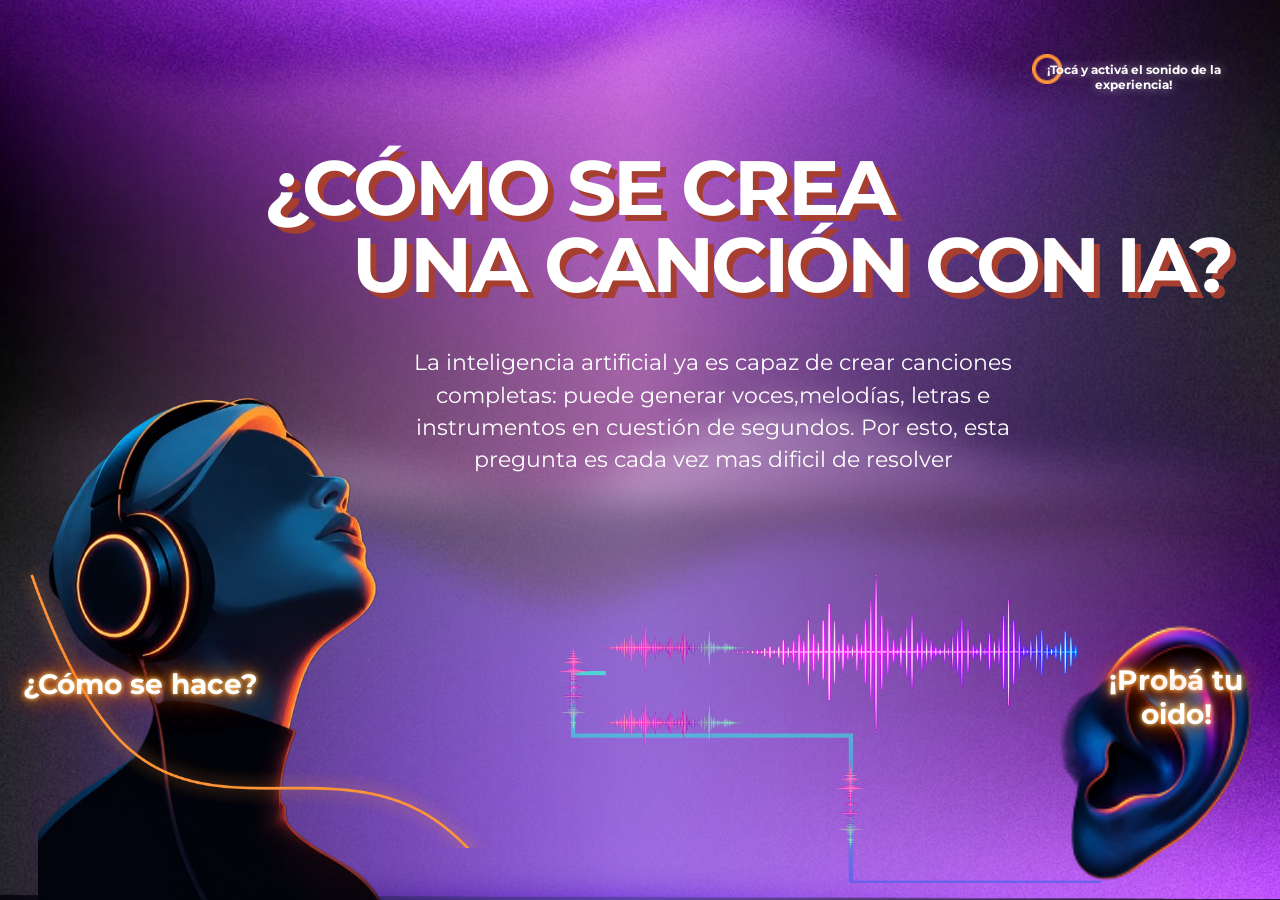
<file: index.html>
<!DOCTYPE html>
<html lang="es">
<head>
  <meta charset="UTF-8">
  <meta name="viewport" content="width=device-width, initial-scale=1.0">

  <title>Musica.ia</title>

  <link rel="preconnect" href="https://fonts.googleapis.com">
  <link rel="preconnect" href="https://fonts.gstatic.com" crossorigin>

  <link href="https://fonts.googleapis.com/css2?family=Jersey+10&family=Montserrat:wght@400;700;900&family=Press+Start+2P&display=swap" rel="stylesheet">

  <link rel="stylesheet" href="estilo.css">
</head>

<body>

  <canvas id="aurora" aria-hidden="true"></canvas>
  <audio id="musicaFondo" src="musica/Musica de fondo.wav" loop preload="auto"></audio>
  <main class="contenido">
    <img class="imagen-portada imagen-chica" src="imagenes/chicaportada.png" alt="Mujer con audífonos">

    <section class="texto-portada">
      <p class="titulo">
        <span class="titulo-linea">¿CÓMO SE CREA</span>
        <span class="titulo-linea">UNA CANCIÓN CON IA?</span>
      </p>

      <p class="subtitulo">La inteligencia artificial ya es capaz de crear canciones
         completas: puede generar voces,melodías, letras e instrumentos en cuestión
        de segundos. Por esto, esta pregunta es cada vez mas dificil de resolver</p>
        <h4 class="nucleo1">¿Cómo se hace?</h4>
        <h4 class="nucleo2">¡Probá tu<br>oido!</h4>
    </section>

    <div class="sonido-portada" aria-hidden="true">
      <img class="onda-horizontal" src="imagenes/lineasonidoinicio.png" alt="">
      <img class="linea-angular" src="imagenes/lineanucleo2.png" alt="">
      <img class="onda-secundaria" src="imagenes/lineanucelo2.png" alt="">
      <img class="onda-secundaria onda-secundaria-vertical" src="imagenes/lineanucelo2.png" alt="">
      <img class="onda-secundaria onda-secundaria-vertical-inferior" src="imagenes/lineanucelo2.png" alt="">
      <img class="onda-secundaria onda-secundaria-inferior" src="imagenes/lineanucelo2.png" alt="">
      <img class="cable-1" src="imagenes/cableportada.png" alt="">
    </div>

    <div class="texto-audio-portada">
      <p>¡Tocá y activá el sonido de la experiencia!</p>
    </div>

    <img class="boton-portada-audio" id="botonPortadaAudio" src="imagenes/botonapagado.png" alt="Audio apagado" role="button" tabindex="0">

    <a class="enlace-oreja" href="nucleo2.html" aria-label="Probar si el oído humano distingue música">
      <img class="imagen-portada imagen-oreja" src="imagenes/orejaentera.png" alt="Oreja ilustrada">
    </a>
  </main>

  <script>
    const musicaFondo = document.querySelector('#musicaFondo');
    const botonPortadaAudio = document.querySelector('#botonPortadaAudio');
    let musicaPortadaActiva = false;

    musicaFondo.volume = 0.30;

    function actualizarBotonPortadaAudio() {
      botonPortadaAudio.src = musicaPortadaActiva ? 'imagenes/botonprendido.png' : 'imagenes/botonapagado.png';
      botonPortadaAudio.alt = musicaPortadaActiva ? 'Audio encendido' : 'Audio apagado';
    }

    function iniciarMusicaFondo() {
      if (musicaPortadaActiva) return;

      musicaFondo.play()
        .then(() => {
          musicaPortadaActiva = true;
          actualizarBotonPortadaAudio();
        })
        .catch(() => {});
    }

    function pausarMusicaFondo() {
      if (!musicaPortadaActiva) return;

      musicaFondo.pause();
      musicaPortadaActiva = false;
      actualizarBotonPortadaAudio();
    }

    botonPortadaAudio.addEventListener('click', () => {
      if (musicaPortadaActiva) {
        pausarMusicaFondo();
      } else {
        iniciarMusicaFondo();
      }
    });

    botonPortadaAudio.addEventListener('keydown', (event) => {
      if (event.key === 'Enter' || event.key === ' ') {
        event.preventDefault();
        botonPortadaAudio.click();
      }
    });

    actualizarBotonPortadaAudio();

    const canvas = document.querySelector('#aurora');
    const context = canvas.getContext('2d');

    const colorStops = ['#5227FF', '#B497CF', '#FF9FFC'];
    const speed = 0.0022;

    function resizeCanvas() {
      const pixelRatio = Math.min(window.devicePixelRatio || 1, 2);

      canvas.width = window.innerWidth * pixelRatio;
      canvas.height = window.innerHeight * pixelRatio;

      canvas.style.width = `${window.innerWidth}px`;
      canvas.style.height = `${window.innerHeight}px`;

      context.setTransform(pixelRatio, 0, 0, pixelRatio, 0, 0);
    }

    function drawAurora(time) {

      const width = window.innerWidth;
      const height = window.innerHeight;

      context.clearRect(0, 0, width, height);

      context.save();

      context.globalCompositeOperation = 'screen';
      context.filter = 'blur(18px)';

      for (let layer = 0; layer < 3; layer += 1) {

        const gradient = context.createLinearGradient(0, 0, width, 0);

        gradient.addColorStop(
          0,
          `${colorStops[layer]}00`
        );

        gradient.addColorStop(
          0.5,
          `${colorStops[layer]}b8`
        );

        gradient.addColorStop(
          1,
          `${colorStops[(layer + 1) % 3]}00`
        );

        context.fillStyle = gradient;

        context.beginPath();

        const verticalMovement = Math.sin(
          time * 0.00022 + layer * 1.8
        ) * height * 0.34;

        const auraCenter = height * 0.5 + verticalMovement;

        context.moveTo(
          0,
          auraCenter - height * 0.16 + layer * 24
        );

        for (let x = 0; x <= width; x += 12) {

          const wave =
            Math.sin(
              x * 0.008 -
              time * speed +
              layer
            ) * 34;

          const secondWave =
            Math.sin(
              x * 0.015 -
              time * speed * 1.4
            ) * 18;

          context.lineTo(
            x,
            auraCenter -
            height * 0.16 +
            layer * 24 +
            wave +
            secondWave
          );
        }

        context.lineTo(
          width,
          auraCenter + height * 0.34 + layer * 24
        );

        context.lineTo(
          0,
          auraCenter + height * 0.34 + layer * 24
        );

        context.closePath();

        context.fill();
      }

      context.restore();

      requestAnimationFrame(drawAurora);
    }

    window.addEventListener('resize', resizeCanvas);

    resizeCanvas();

    requestAnimationFrame(drawAurora);

    document.querySelector('.imagen-chica').addEventListener('click', () => {
      window.location.href = 'nucleo1.html';
    });
  </script>

</body>
</html>
</file>
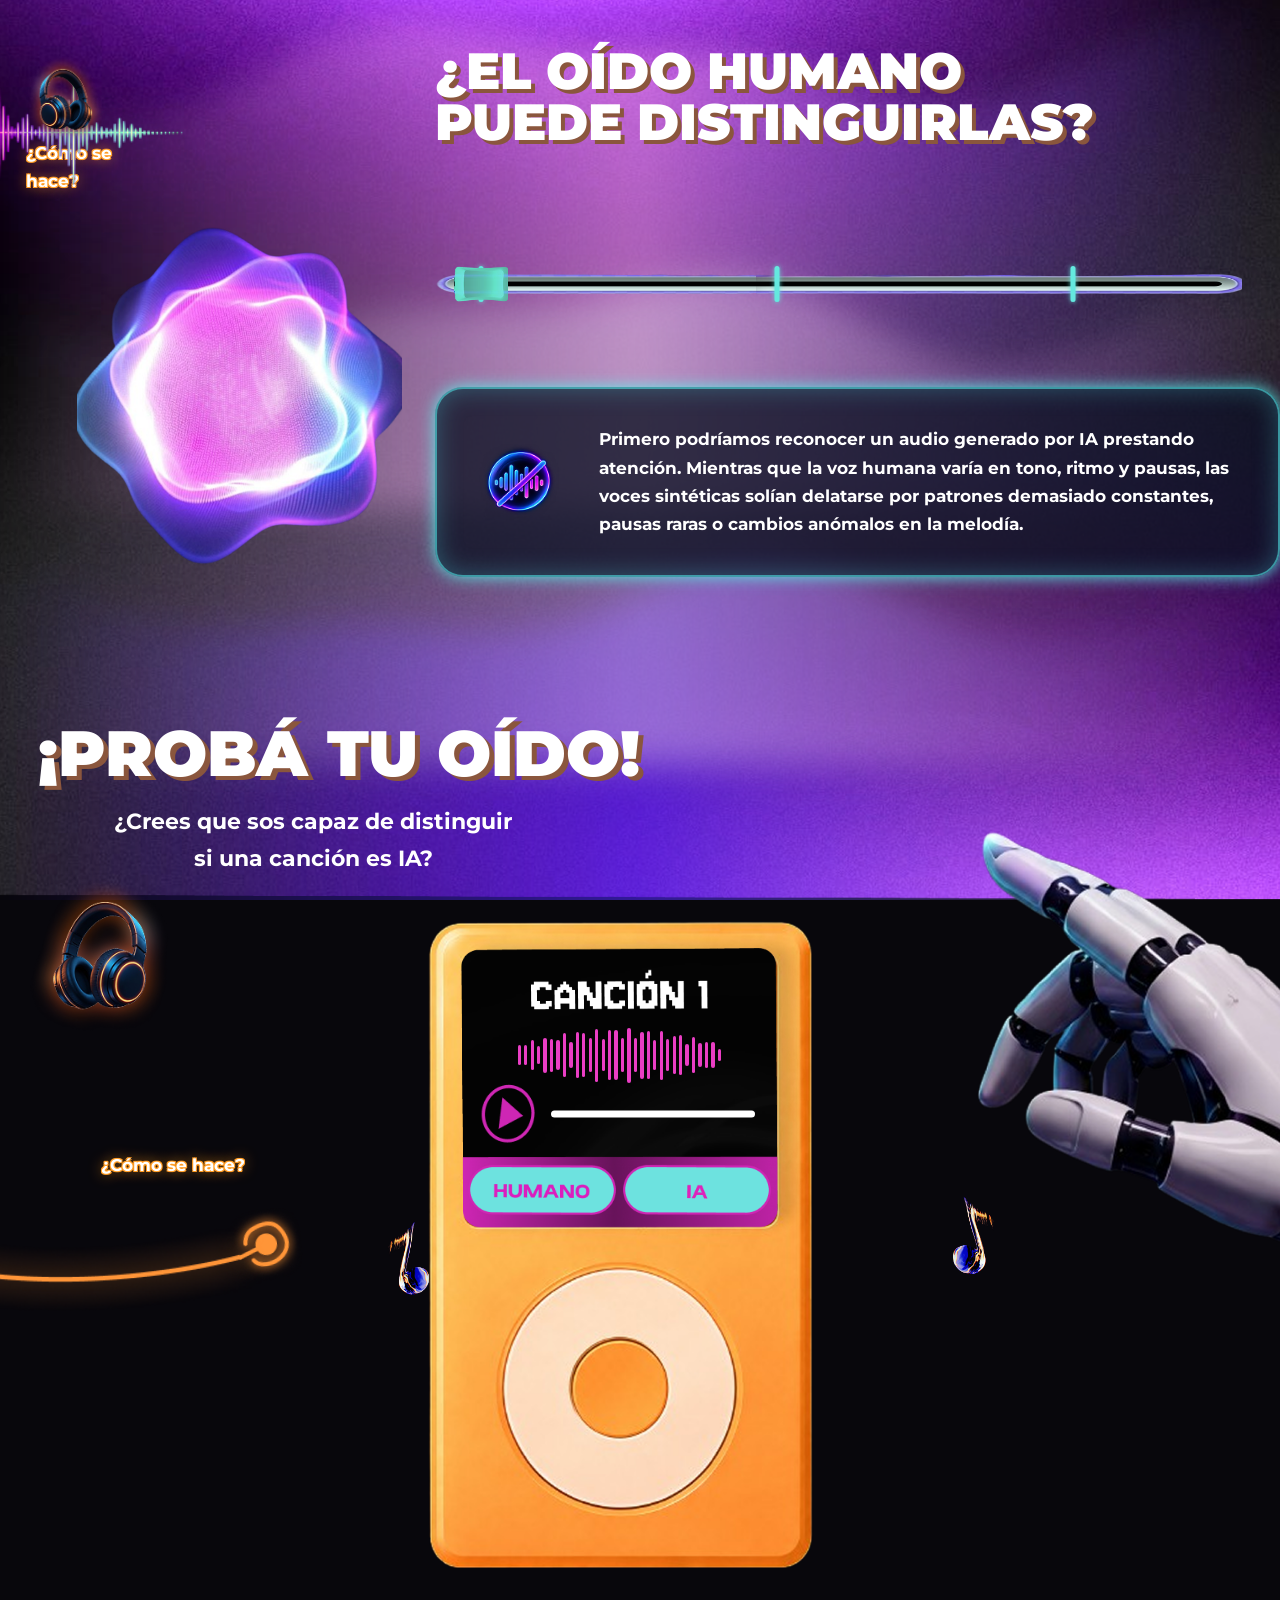
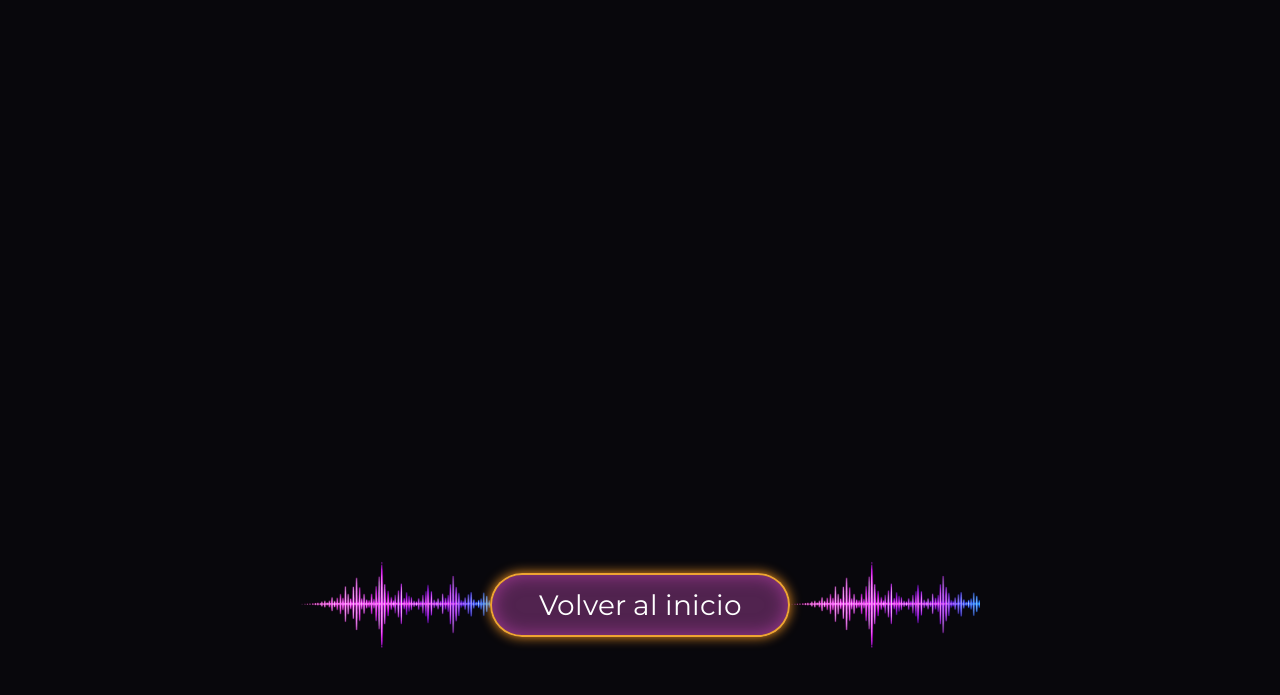
<file: nucleo2.html>
<!DOCTYPE html>
<html lang="es">
<head>
    <meta charset="UTF-8">
    <meta name="viewport" content="width=device-width, initial-scale=1.0">
    <title>Núcleo 2</title>
    <link rel="preconnect" href="https://fonts.googleapis.com">
    <link rel="preconnect" href="https://fonts.gstatic.com" crossorigin>
    <link href="https://fonts.googleapis.com/css2?family=Jersey+10&family=Montserrat:wght@400;700;900&family=Press+Start+2P&display=swap" rel="stylesheet">
    <link rel="stylesheet" href="estilonucleo2.css">
</head>
<body class="nucleo2-page">
    <canvas id="aurora" aria-hidden="true"></canvas>

    <main class="escena nucleo2-layout">
        <img class="nucleo2-aura" src="imagenes/aura.png" alt="">
           <a href="index.html" class="nucleo2-cable-link">
                   <img class="nucleo2-auricular2" src="imagenes/auriculares2.png" alt="Auriculares">
                   <h4 class="nucleo2-auricular-texto">¿Cómo se hace?</h4> 
            </a>
           <a href="nucleo1.html" class="nucleo2-copia-link" aria-label="Volver al núcleo 1">
               <img class="nucleo2-auricular2 nucleo2-auricular2-copia" src="imagenes/auriculares2.png" alt="Auriculares">
           </a>
        <img class="nucleo2-onda nucleo2-onda-superior" src="imagenes/lineanucelo2.png" alt="">

        <h1 class="nucleo2-title">¿El oído humano<br>puede distinguirlas?</h1>

        <section class="nucleo2-player" aria-label="Estados del oído humano">
            <div class="nucleo2-bar" id="nucleo2Bar" role="slider" tabindex="0">
                <img src="imagenes/barrasonido.png" alt="">
                <span class="nucleo2-marker nucleo2-marker-inicial" aria-hidden="true"></span>
                <span class="nucleo2-marker nucleo2-marker-medio" aria-hidden="true"></span>
                <span class="nucleo2-marker nucleo2-marker-final" aria-hidden="true"></span>
                <img class="nucleo2-knob" id="nucleo2Knob" src="imagenes/perillasonido.png" alt="">
            </div>
        </section>

        <section class="nucleo2-card">
            <img id="nucleo2Imagen" src="imagenes/oidodistingue.png" alt="">
            <p id="nucleo2Text">Primero podríamos reconocer un audio generado por IA prestando atención. Mientras que la voz humana varía en tono, ritmo y pausas, las voces sintéticas solían delatarse por patrones demasiado constantes.</p>
        </section>

        <section class="nucleo2-instruccion">
            <a href="nucleo1.html" aria-label="Volver al núcleo 1" class="nucleo2-cable-link">
                <img class="nucleo2-decoracion nucleo2-cable" src="imagenes/cablenucleo22.png" alt="">
            </a>
            <a href="nucleo1.html" aria-label="Volver al núcleo 1" class="nucleo2-piquito-link">
                <img class="nucleo2-decoracion nucleo2-piquito" src="imagenes/piquito.png" alt="">
            </a>
            <img class="nucleo2-decoracion nucleo2-robot" src="imagenes/robotmano.png" alt="">
            <img class="nucleo2-decoracion nucleo2-nota-uno" src="imagenes/notamusical2.png" alt="">
            <img class="nucleo2-decoracion nucleo2-nota-dos" src="imagenes/notamsucial.png" alt="">
            <img class="nucleo2-decoracion nucleo2-nota-tres" src="imagenes/notamusical2.png" alt="">
            <div class="nucleo2-mp3-zona">
                <div class="nucleo2-mp3-player" id="nucleo2Mp3Player">
                    <img class="nucleo2-mp3-img" id="nucleo2Mp3Button" src="imagenes/reproductornuevo1.png" alt="Reproductor: canción 1">
                    <img class="nucleo2-mp3-img nucleo2-cancion2" id="nucleo2Cancion2" src="imagenes/reproductornuevo2.png" alt="">
                    <div class="nucleo2-ondas" id="nucleo2Ondas" aria-hidden="true"></div>
                    <img class="nucleo2-play-nucleo2" id="nucleo2PlayButton" src="imagenes/playnucleo2.png" alt="Reproducir canción" role="button" tabindex="0">
                    <div class="nucleo2-progreso" id="nucleo2Progreso" aria-hidden="true">
                        <span class="nucleo2-progreso-relleno" id="nucleo2ProgresoRelleno"></span>
                    </div>
                    <div class="nucleo2-votos" id="nucleo2Votos">
                        <img class="nucleo2-voto-boton" id="nucleo2BotonHumano" src="imagenes/boton humano.png" alt="Voto: es humano" role="button" tabindex="0">
                        <img class="nucleo2-voto-boton" id="nucleo2BotonIA" src="imagenes/boton IA.png" alt="Voto: es IA" role="button" tabindex="0">
                    </div>
                </div>
            </div>
            <a href="nucleo1.html" class="nucleo2-mp3-link" aria-label="Volver al núcleo 1">
                <h4 class="nucleo2-mp3-texto">¿Cómo se hace?</h4>
            </a>
            <button class="nucleo2-titulo-instruccion" id="nucleo2TituloInstruccion" type="button">¡PROBÁ TU OÍDO!</button>
            <p id="nucleo2MensajeInstruccion">¿Crees que sos capaz de distinguir <br>si una canción es IA?</p>
        </section>

        <section class="nucleo2-mayoria" aria-labelledby="mayoriaTitulo" aria-hidden="true">
            <div class="nucleo2-encuesta" aria-label="Encuesta: reconocimiento de música generada por IA">
                <span class="nucleo2-wave-badge">9000 respuestas</span>
                <div class="nucleo2-wave-chart" id="nucleo2WaveChart">
                    <img class="nucleo2-wave-image nucleo2-wave-image-mayoria" src="imagenes/graficomayoria.png" alt="Gráfica de la mayoría de las respuestas">
                    <img class="nucleo2-wave-image nucleo2-wave-image-minoria" src="imagenes/graficominoria.png" alt="Gráfica de la minoría de las respuestas">

                    <div class="nucleo2-wave-zone" data-zone="1" tabindex="0" aria-label="Ver dato de la parte fucsia"></div>
                    <div class="nucleo2-wave-zone" data-zone="2" tabindex="0" aria-label="Ver dato de la parte violeta"></div>
                    <div class="nucleo2-wave-zone" data-zone="3" tabindex="0" aria-label="Ver dato de la parte celeste"></div>

                    <div class="nucleo2-wave-caption" data-caption="1">
                        <p>8730 personas <strong>NO</strong> reconocieron la IA</p>
                    </div>
                    <div class="nucleo2-wave-caption" data-caption="3">
                        <p>170 personas <strong>SÍ</strong> reconocieron la IA</p>
                    </div>
                </div>
            </div>

            <div class="nucleo2-mayoria-info">
                <h2 id="mayoriaTitulo">¡SOS PARTE DE<br>UNA <span id="nucleo2TituloResultado">MAYORÍA</span>!</h2>
                <div class="nucleo2-info-row">
                    <div class="nucleo2-parrafos">
                        <div class="nucleo2-parrafo-row">
                            <img class="nucleo2-corazon" src="imagenes/corazon.png" alt="">
                            <p>La plataforma de streaming musical <span class="nucleo2-acento-azul">Deezer</span> realizó en 2025 un estudio con el propósito de indagar el impacto de esta nueva herramienta digital y su <span class="nucleo2-acento-cian">capacidad de reconocimiento</span> en la sociedad.</p>
                        </div>
                        <div class="nucleo2-parrafo-row">
                            <div class="nucleo2-respuestas-wrap">
                                <img class="nucleo2-respuestas" src="imagenes/9000.png" alt="9000 respuestas">
                                <h4>encuestados</h4>
                            </div>
                            <p> Resulta prácticamente imposible para el oído humano distinguir música generada por la inteligencia artificial de una compuesta por una persona real.</p>
                        </div>
                    </div>
                </div>
            </div>
        </section>

        <div class="nucleo2-final">
            <img src="imagenes/lineasonidoinicio.png" alt="" aria-hidden="true">
            <a href="index.html">Volver al inicio</a>
            <img class="nucleo2-onda-final-invertida" src="imagenes/lineasonidoinicio.png" alt="" aria-hidden="true">
           
        </div>
    </main>

    <script>
        if ('scrollRestoration' in history) {
            history.scrollRestoration = 'manual';
        }
        window.scrollTo(0, 0);

        const nucleo2Estados = [
            'Primero podríamos reconocer un audio generado por IA prestando atención. Mientras que la voz humana varía en tono, ritmo y pausas, las voces sintéticas solían delatarse por patrones demasiado constantes, pausas raras o cambios anómalos en la melodía.',
            'Después, con los rápidos avances de esta tecnología, esa frontera se volvió cada vez más difusa y las pistas dejaron de alcanzar: hoy no existe una marca única para decir "esto es IA", ya que cada sistema genera audio diferente.',
            'Por eso, como ni siquiera los detectores automáticos son infalibles y tanto la máquina como el oído humano pueden equivocarse, hoy dependemos de rastrear el contexto (dónde circula el audio y si el propio artista se pronunció) para intentar saber qué es real.'
        ];
        const nucleo2Imagenes = [
            'imagenes/oidodistingue.png',
            'imagenes/lupa.png',
            'imagenes/auriculares.png'
        ];
        let nucleo2Indice = 0;
        let nucleo2Arrastrando = false;

        const nucleo2Text = document.querySelector('#nucleo2Text');
        const nucleo2Imagen = document.querySelector('#nucleo2Imagen');
        const nucleo2Bar = document.querySelector('#nucleo2Bar');
        const nucleo2Knob = document.querySelector('#nucleo2Knob');
        const nucleo2TituloInstruccion = document.querySelector('#nucleo2TituloInstruccion');
        const nucleo2MensajeInstruccion = document.querySelector('#nucleo2MensajeInstruccion');
        const nucleo2Mp3Button = document.querySelector('#nucleo2Mp3Button');
        const nucleo2Mp3Player = document.querySelector('#nucleo2Mp3Player');
        const nucleo2ProgresoRelleno = document.querySelector('#nucleo2ProgresoRelleno');
        const nucleo2PlayButton = document.querySelector('#nucleo2PlayButton');
        const nucleo2Votos = document.querySelector('#nucleo2Votos');
        const nucleo2Audio = new Audio('musica/Livin on Borrowed Time.mp3');
        nucleo2Audio.preload = 'auto';
        const nucleo2AudioCancion2 = new Audio('musica/LUMI-7 ¿ QUÉ PRETENDÉS.mp3');
        nucleo2AudioCancion2.preload = 'auto';
        const nucleo2MusicFondo = new Audio('musica/Musica de fondo.wav');
        const nucleo2PerillaAudio = new Audio('musica/perilla.mp3');
        let nucleo2Etapa = 0; // 0 = no iniciado, 1 = escuchando/votando, 2 = ya votó las dos canciones
        let nucleo2Ronda = 1; // 1 = canción 1, 2 = canción 2
        let nucleo2UltimaPosicionTouch = 0;

        function obtenerLimiteNucleo2Titulo() {
            const posicionTitulo = nucleo2TituloInstruccion.getBoundingClientRect().bottom + window.scrollY;
            return Math.max(0, posicionTitulo + 24 - window.innerHeight);
        }

        const nucleo2InstruccionSeccion = document.querySelector('.nucleo2-instruccion');

        function obtenerLimiteNucleo2Votos() {
            // El punto más bajo real de la sección: no solo los votos, también
            // el reproductor, el robot, las notas y los textos que la acompañan.
            let puntoMasBajo = nucleo2InstruccionSeccion.getBoundingClientRect().bottom;
            nucleo2InstruccionSeccion.querySelectorAll('*').forEach((elemento) => {
                const abajo = elemento.getBoundingClientRect().bottom;
                if (abajo > puntoMasBajo) {
                    puntoMasBajo = abajo;
                }
            });

            const posicionVotos = puntoMasBajo + window.scrollY;
            return Math.max(0, posicionVotos + 24 - window.innerHeight);
        }

        function obtenerLimiteScrollNucleo2() {
            // Etapa 0: no dejar bajar hasta apretar "¡PROBÁ TU OÍDO!"
            // Etapa 1: ya se apretó el título, no dejar bajar hasta votar las dos canciones
            if (nucleo2Etapa === 0) {
                return obtenerLimiteNucleo2Titulo();
            }
            return obtenerLimiteNucleo2Votos();
        }

        function bloquearVistaNucleo2() {
            if (nucleo2Etapa >= 2) {
                return;
            }

            const alturaVisible = obtenerLimiteScrollNucleo2() + window.innerHeight;
            document.documentElement.style.setProperty('--nucleo2-altura-visible', alturaVisible + 'px');
            document.body.classList.add('nucleo2-scroll-bloqueado');
        }

        function desbloquearVistaNucleo2() {
            document.body.classList.remove('nucleo2-scroll-bloqueado');
            document.documentElement.style.removeProperty('--nucleo2-altura-visible');
        }

        bloquearVistaNucleo2();
        window.addEventListener('load', bloquearVistaNucleo2);
        window.addEventListener('resize', bloquearVistaNucleo2);

        function fijarLimiteScrollNucleo2() {
            bloquearVistaNucleo2();
            const limiteScrollNucleo2 = obtenerLimiteScrollNucleo2();
            window.scrollTo({ top: limiteScrollNucleo2, behavior: 'auto' });
        }

        function detenerScrollEnCancion() {
            if (nucleo2Etapa >= 2) {
                return;
            }
            const limiteScrollNucleo2 = obtenerLimiteScrollNucleo2();
            if (window.scrollY < limiteScrollNucleo2) {
                return;
            }
            fijarLimiteScrollNucleo2();
        }

        window.addEventListener('scroll', detenerScrollEnCancion, { passive: true });
        window.addEventListener('wheel', (event) => {
            if (nucleo2Etapa >= 2 || event.deltaY <= 0) {
                return;
            }

            if (window.scrollY + event.deltaY >= obtenerLimiteScrollNucleo2()) {
                event.preventDefault();
                fijarLimiteScrollNucleo2();
            }
        }, { passive: false });

        window.addEventListener('touchstart', (event) => {
            nucleo2UltimaPosicionTouch = event.touches[0].clientY;
        }, { passive: true });
        window.addEventListener('touchmove', (event) => {
            if (nucleo2Etapa >= 2) {
                return;
            }

            const posicionTouch = event.touches[0].clientY;
            const avanceScroll = nucleo2UltimaPosicionTouch - posicionTouch;
            nucleo2UltimaPosicionTouch = posicionTouch;

            if (avanceScroll > 0 && window.scrollY + avanceScroll >= obtenerLimiteScrollNucleo2()) {
                event.preventDefault();
                fijarLimiteScrollNucleo2();
            }
        }, { passive: false });

        window.addEventListener('keydown', (event) => {
            if (nucleo2Etapa >= 2 || !['ArrowDown', 'PageDown', ' ', 'Spacebar', 'End'].includes(event.key)) {
                return;
            }

            if (window.scrollY >= obtenerLimiteScrollNucleo2() - 2) {
                event.preventDefault();
                fijarLimiteScrollNucleo2();
            }
        });

        nucleo2MusicFondo.loop = true;
        nucleo2MusicFondo.volume = 0.35;
        nucleo2MusicFondo.autoplay = true;

        function iniciarMusicaFondoNucleo2() {
            if (nucleo2MusicFondo.paused) {
                nucleo2MusicFondo.play().catch(() => {});
            }
        }

        function pausarMusicaFondoNucleo2() {
            if (!nucleo2MusicFondo.paused) {
                nucleo2MusicFondo.pause();
            }
        }

        window.addEventListener('DOMContentLoaded', iniciarMusicaFondoNucleo2, { once: true });
        window.addEventListener('pointerdown', iniciarMusicaFondoNucleo2, { once: true });
        window.addEventListener('keydown', iniciarMusicaFondoNucleo2, { once: true });
        iniciarMusicaFondoNucleo2();

        function obtenerNucleo2AudioActual() {
            return nucleo2Ronda === 2 ? nucleo2AudioCancion2 : nucleo2Audio;
        }

        // Barritas de la onda (decorativas): se mueven mientras suena la canción
        const nucleo2Ondas = document.querySelector('#nucleo2Ondas');
        for (let i = 0; i < 32; i += 1) {
            const barra = document.createElement('span');
            const envolvente = 0.45 + 0.55 * Math.sin((i / 31) * Math.PI);
            const alturaBase = Math.round(100 * envolvente * (0.45 + 0.55 * Math.abs(Math.sin(i * 1.9 + 0.7))));
            barra.style.setProperty('--altura', Math.max(18, alturaBase) + '%');
            barra.style.animationDelay = (-(i * 0.137) % 1.1).toFixed(2) + 's';
            nucleo2Ondas.appendChild(barra);
        }

        function actualizarProgresoNucleo2() {
            const audioActual = obtenerNucleo2AudioActual();
            const duracion = audioActual.duration;
            const porcentaje = duracion > 0 && isFinite(duracion)
                ? Math.min(100, (audioActual.currentTime / duracion) * 100)
                : 0;
            nucleo2ProgresoRelleno.style.width = porcentaje + '%';
        }

        [nucleo2Audio, nucleo2AudioCancion2].forEach((audio) => {
            audio.addEventListener('timeupdate', actualizarProgresoNucleo2);
            audio.addEventListener('loadedmetadata', actualizarProgresoNucleo2);
        });

        // El botón cambia a "pausa" mientras suena y vuelve a "play" al pausar o terminar
        function pintarBotonPlayNucleo2() {
            const sonando = !nucleo2Audio.paused || !nucleo2AudioCancion2.paused;
            nucleo2PlayButton.src = sonando ? 'imagenes/pausanucleo2.png' : 'imagenes/playnucleo2.png';
            nucleo2PlayButton.alt = sonando ? 'Pausar canción' : 'Reproducir canción';
        }

        [nucleo2Audio, nucleo2AudioCancion2].forEach((audio) => {
            audio.addEventListener('play', pintarBotonPlayNucleo2);
            audio.addEventListener('pause', pintarBotonPlayNucleo2);
            audio.addEventListener('ended', pintarBotonPlayNucleo2);
        });

        const toggleNucleo2Audio = () => {
            const audioActual = obtenerNucleo2AudioActual();
            if (audioActual.paused) {
                pausarMusicaFondoNucleo2();
                audioActual.play().catch(() => {});
                nucleo2Mp3Player.classList.add('reproduciendo');
            } else {
                audioActual.pause();
                nucleo2Mp3Player.classList.remove('reproduciendo');
                iniciarMusicaFondoNucleo2();
            }
        };

        nucleo2Mp3Button.addEventListener('click', toggleNucleo2Audio);
        nucleo2PlayButton.addEventListener('click', toggleNucleo2Audio);
        nucleo2PlayButton.addEventListener('keydown', (event) => {
            if (event.key === 'Enter' || event.key === ' ') {
                event.preventDefault();
                toggleNucleo2Audio();
            }
        });

        function enfocarNucleo2Cancion() {
            nucleo2Etapa = 1;
            bloquearVistaNucleo2();
            nucleo2PlayButton.focus();
            nucleo2PlayButton.scrollIntoView({ behavior: 'smooth', block: 'center' });
        }

        nucleo2TituloInstruccion.addEventListener('click', enfocarNucleo2Cancion);
        nucleo2TituloInstruccion.addEventListener('keydown', (event) => {
            if (event.key === 'Enter' || event.key === ' ') {
                event.preventDefault();
                enfocarNucleo2Cancion();
            }
        });

        let mensajeInicialInstruccion = '¿Crees que sos capaz de distinguir <br>si una canción es IA?';
        let mensajeActivoInstruccion = '¡Reproducí la canción para comprobar a qué<br>porcentaje de los resultados perteneces!';

        nucleo2TituloInstruccion.addEventListener('mouseenter', () => {
            nucleo2MensajeInstruccion.innerHTML = mensajeActivoInstruccion;
        });
        nucleo2TituloInstruccion.addEventListener('mouseleave', () => {
            nucleo2MensajeInstruccion.innerHTML = mensajeInicialInstruccion;
        });
        nucleo2TituloInstruccion.addEventListener('focus', () => {
            nucleo2MensajeInstruccion.innerHTML = mensajeActivoInstruccion;
        });
        nucleo2TituloInstruccion.addEventListener('blur', () => {
            nucleo2MensajeInstruccion.innerHTML = mensajeInicialInstruccion;
        });

        nucleo2Audio.addEventListener('ended', () => {
            nucleo2Mp3Player.classList.remove('reproduciendo');
            iniciarMusicaFondoNucleo2();
        });
        nucleo2AudioCancion2.addEventListener('ended', () => {
            nucleo2Mp3Player.classList.remove('reproduciendo');
            iniciarMusicaFondoNucleo2();
        });

        const nucleo2BotonHumano = document.querySelector('#nucleo2BotonHumano');
        const nucleo2BotonIA = document.querySelector('#nucleo2BotonIA');
        const nucleo2Mayoria = document.querySelector('.nucleo2-mayoria');
        const nucleo2Cancion2 = document.querySelector('#nucleo2Cancion2');

        nucleo2Cancion2.setAttribute('role', 'button');
        nucleo2Cancion2.setAttribute('tabindex', '0');
        nucleo2Cancion2.setAttribute('aria-label', 'Reproducir canción 2');
        nucleo2Cancion2.addEventListener('click', toggleNucleo2Audio);
        nucleo2Cancion2.addEventListener('keydown', (event) => {
            if (event.key === 'Enter' || event.key === ' ') {
                event.preventDefault();
                toggleNucleo2Audio();
            }
        });

        function actualizarNucleo2Resultado(eleccion) {
            // Se considera que la canción es generada por IA: quien vota "es IA"
            // la reconoció (forma parte de la minoría), quien vota "es humano"
            // no la reconoció (forma parte de la mayoría).
            const esMinoria = eleccion === 'ia';
            window.nucleo2ResultadoFinal = esMinoria ? 'MINORÍA' : 'MAYORÍA';

            const tituloResultado = document.querySelector('#nucleo2TituloResultado');
            if (tituloResultado) {
                tituloResultado.textContent = window.nucleo2ResultadoFinal;
            }

            const waveChart = document.querySelector('#nucleo2WaveChart');
            if (waveChart) {
                waveChart.dataset.activo = esMinoria ? '3' : '1';
            }
        }

        function irANucleo2Encuesta(eleccion) {
            nucleo2Audio.pause();
            nucleo2AudioCancion2.pause();
            nucleo2Mp3Player.classList.remove('reproduciendo');
            iniciarMusicaFondoNucleo2();

            if (nucleo2Ronda === 1) {
                // Votó la canción 1: pasa a la canción 2 pero se queda bloqueado.
                nucleo2Ronda = 2;
                nucleo2Cancion2.classList.add('visible');
                nucleo2Mp3Player.classList.add('ronda2');
                actualizarProgresoNucleo2();
                // El texto de la instrucción cambia para la segunda canción
                mensajeInicialInstruccion = 'Ahora escuchá e identificá<br>esta nueva canción';
                mensajeActivoInstruccion = mensajeInicialInstruccion;
                nucleo2MensajeInstruccion.innerHTML = mensajeInicialInstruccion;
                bloquearVistaNucleo2();
                nucleo2Votos.scrollIntoView({ behavior: 'smooth', block: 'center' });
                return;
            }

            // Votó la canción 2: recién ahí se libera y va a la encuesta.
            nucleo2Etapa = 2;
            desbloquearVistaNucleo2();
            actualizarNucleo2Resultado(eleccion);
            nucleo2Mayoria.classList.add('visible');
            nucleo2Mayoria.setAttribute('aria-hidden', 'false');
            nucleo2Mayoria.dataset.eleccion = eleccion;
            nucleo2Mayoria.scrollIntoView({ behavior: 'smooth', block: 'start' });
        }

        nucleo2BotonHumano.addEventListener('click', () => irANucleo2Encuesta('humano'));
        nucleo2BotonIA.addEventListener('click', () => irANucleo2Encuesta('ia'));
        [nucleo2BotonHumano, nucleo2BotonIA].forEach((boton) => {
            boton.addEventListener('keydown', (event) => {
                if (event.key === 'Enter' || event.key === ' ') {
                    event.preventDefault();
                    boton.click();
                }
            });
        });

        function pintarNucleo2Estado() {
            nucleo2Text.textContent = nucleo2Estados[nucleo2Indice];
            nucleo2Imagen.src = nucleo2Imagenes[nucleo2Indice];

            const nucleo2Marcadores = nucleo2Bar.querySelectorAll('.nucleo2-marker');
            const rectBarra = nucleo2Bar.getBoundingClientRect();
            const rectMarcador = nucleo2Marcadores[nucleo2Indice].getBoundingClientRect();
            const centroMarcador = rectMarcador.left - rectBarra.left + rectMarcador.width / 2;

            nucleo2Knob.style.left = `${centroMarcador - nucleo2Knob.offsetWidth / 2}px`;
        }

        function moverNucleo2Perilla(event) {
            const rect = nucleo2Bar.getBoundingClientRect();
            const posicion = event.clientX - rect.left;
            const nucleo2Marcadores = [...nucleo2Bar.querySelectorAll('.nucleo2-marker')];
            const indiceAnterior = nucleo2Indice;

            nucleo2Indice = nucleo2Marcadores.reduce((indiceCercano, marcador, indice) => {
                const rectMarcador = marcador.getBoundingClientRect();
                const centroMarcador = rectMarcador.left - rect.left + rectMarcador.width / 2;
                const distanciaActual = Math.abs(posicion - centroMarcador);
                const rectMarcadorCercano = nucleo2Marcadores[indiceCercano].getBoundingClientRect();
                const distanciaCercana = Math.abs(
                    posicion - (rectMarcadorCercano.left - rect.left + rectMarcadorCercano.width / 2)
                );

                return distanciaActual < distanciaCercana ? indice : indiceCercano;
            }, 0);

            if (nucleo2Indice !== indiceAnterior) {
                nucleo2PerillaAudio.currentTime = 0;
                nucleo2PerillaAudio.play().catch(() => {});
            }

            pintarNucleo2Estado();
        }

        nucleo2Bar.addEventListener('pointerdown', (event) => {
            nucleo2Arrastrando = true;
            nucleo2Bar.setPointerCapture(event.pointerId);
            moverNucleo2Perilla(event);
        });

        nucleo2Bar.addEventListener('pointermove', (event) => {
            if (nucleo2Arrastrando) {
                moverNucleo2Perilla(event);
            }
        });

        function detenerArrastreNucleo2(event) {
            nucleo2Arrastrando = false;
            if (event.pointerId !== undefined && nucleo2Bar.hasPointerCapture(event.pointerId)) {
                nucleo2Bar.releasePointerCapture(event.pointerId);
            }
        }

        nucleo2Bar.addEventListener('pointerup', detenerArrastreNucleo2);

        nucleo2Bar.addEventListener('pointercancel', detenerArrastreNucleo2);

        pintarNucleo2Estado();
    </script>

    <script>
        const canvas = document.querySelector('#aurora');
        const context = canvas.getContext('2d');
        const colorStops = ['#5227FF', '#B497CF', '#FF9FFC'];
        const speed = 0.0022;

        function resizeCanvas() {
            const pixelRatio = Math.min(window.devicePixelRatio || 1, 2);
            canvas.width = window.innerWidth * pixelRatio;
            canvas.height = window.innerHeight * pixelRatio;
            canvas.style.width = `${window.innerWidth}px`;
            canvas.style.height = `${window.innerHeight}px`;
            context.setTransform(pixelRatio, 0, 0, pixelRatio, 0, 0);
        }

        function drawAurora(time) {
            const width = window.innerWidth;
            const height = window.innerHeight;
            context.clearRect(0, 0, width, height);
            context.save();
            context.globalCompositeOperation = 'screen';
            context.filter = 'blur(18px)';

            for (let layer = 0; layer < 3; layer += 1) {
                const gradient = context.createLinearGradient(0, 0, width, 0);
                gradient.addColorStop(0, `${colorStops[layer]}00`);
                gradient.addColorStop(0.5, `${colorStops[layer]}b8`);
                gradient.addColorStop(1, `${colorStops[(layer + 1) % 3]}00`);
                context.fillStyle = gradient;
                context.beginPath();

                const verticalMovement = Math.sin(time * 0.00022 + layer * 1.8) * height * 0.34;
                const auraCenter = height * 0.5 + verticalMovement;
                context.moveTo(0, auraCenter - height * 0.16 + layer * 24);

                for (let x = 0; x <= width; x += 12) {
                    const wave = Math.sin(x * 0.008 - time * speed + layer) * 34;
                    const secondWave = Math.sin(x * 0.015 - time * speed * 1.4) * 18;
                    context.lineTo(x, auraCenter - height * 0.16 + layer * 24 + wave + secondWave);
                }

                context.lineTo(width, auraCenter + height * 0.34 + layer * 24);
                context.lineTo(0, auraCenter + height * 0.34 + layer * 24);
                context.closePath();
                context.fill();
            }

            context.restore();
            requestAnimationFrame(drawAurora);
        }

        window.addEventListener('resize', resizeCanvas);
        resizeCanvas();
        requestAnimationFrame(drawAurora);
    </script>

    <script>
        // Conecta cada zona (fucsia/violeta/celeste) con su capa de color y su texto
        const nucleo2WaveChart = document.querySelector('#nucleo2WaveChart');
        const nucleo2TituloResultado = document.querySelector('#nucleo2TituloResultado');

        if (nucleo2WaveChart) {
            const nucleo2WaveZonas = nucleo2WaveChart.querySelectorAll('.nucleo2-wave-zone');
            nucleo2WaveZonas.forEach((zona) => {
                const activar = () => {
                    nucleo2WaveChart.dataset.activo = zona.dataset.zone;
                    nucleo2TituloResultado.textContent = zona.dataset.zone === '3' ? 'MINORÍA' : 'MAYORÍA';
                };
                const desactivar = () => {
                    const activoPorDefecto = window.nucleo2ResultadoFinal === 'MINORÍA' ? '3' : null;
                    if (activoPorDefecto) {
                        nucleo2WaveChart.dataset.activo = activoPorDefecto;
                    } else {
                        delete nucleo2WaveChart.dataset.activo;
                    }
                    nucleo2TituloResultado.textContent = window.nucleo2ResultadoFinal || 'MAYORÍA';
                };

                zona.addEventListener('mouseenter', activar);
                zona.addEventListener('mouseleave', desactivar);
                zona.addEventListener('focus', activar);
                zona.addEventListener('blur', desactivar);
            });
        }
    </script>
</body>
</html>
</file>
<file: estilo.css>
* {
  box-sizing: border-box;
}

html,
body {
  min-height: 100%;
  margin: 0;
}

body {
  min-height: 100vh;
  overflow: hidden;
  background: #08070c url("imagenes/fondo.png") center / cover no-repeat fixed;
}

/* Fondo animado */
#aurora {
  position: fixed;
  inset: 0;
  z-index: 0;
  width: 100%;
  height: 100%;
  pointer-events: none;
  opacity: 0.82;
  
}

/* Estructura principal */
.contenido {
  position: relative;
  z-index: 1;
  container-type: inline-size;
  min-height: 100vh;
  display: grid;
  grid-template-columns: minmax(190px, 30vw) minmax(320px, 1fr) minmax(190px, 29vw);
  align-items: center;
  gap: clamp(0.5rem, 2vw, 2rem);
  padding: 2rem clamp(1rem, 3vw, 4rem) 0;
  color: white;
  font-family: "Montserrat", sans-serif;
}

.contenido p {
  margin: 0;
}

.texto-portada {
  position: relative;
  z-index: 3;
  display: grid;
  justify-items: center;
  gap: clamp(1rem, 2vw, 2rem);
  text-align: center;
  transform: translateX(clamp(-3rem, -12vw, -3.5rem)) translateY(-18vh);
}

/* Imágenes de la portada */
.imagen-portada {
  display: block;
  width: 100%;
  object-fit: contain;
  pointer-events: none;
}

.imagen-chica {
  align-self: end;
  max-height: 88vh;
  pointer-events: auto;
  cursor: pointer;
  transition: filter 0.3s ease;
}

.imagen-oreja {
  align-self: end;
  justify-self: end;
  width: 90%;
  max-height: 68vh;
  transform: translate(23%, 18%);
  z-index: 2;
  pointer-events: auto;
  transition: filter 0.3s ease;
}

.enlace-oreja {
  display: contents;
}

.imagen-chica:hover,
.imagen-oreja:hover {
  filter:
    drop-shadow(0 0 4px #ff7a3d)
    drop-shadow(0 0 10px #ff3d81)
    drop-shadow(0 0 20px #8b5cff);
}

.sonido-portada {
  position: absolute;
  top: 28%;
  right: 14%;
  z-index: 1;
  width: min(46vw, 620px);
  height: min(36vh, 300px);
  pointer-events: none;
}

.texto-audio-portada {
  position: absolute;
  top: 7%;
  right: 4%;
  z-index: 5;
  max-width: 190px;
}

.texto-audio-portada p {
  margin: 0;
  color: #fff;
  font-family: "Montserrat", sans-serif;
  font-size: clamp(10px, 0.9vw, 15px);
  font-weight: 700;
  line-height: 1.3;
  text-align: center;
  text-shadow: 0 0 10px rgba(255, 255, 255, 0.5);
}

.boton-portada-audio {
  position: absolute;
  top: 6%;
  right: 17%;
  z-index: 4;
  width: clamp(30px, 1vw, 50px);
  height: auto;
  pointer-events: auto;
  object-fit: contain;
  background: transparent;
  border: none;
  padding: 0;
  cursor: pointer;
  display: block;
}

.boton-portada-audio:focus-visible {
  outline: 2px solid rgba(255, 255, 255, 0.8);
  outline-offset: 3px;
}

.sonido-portada img {
  position: absolute;
  display: block;
  object-fit: contain;
}

.onda-horizontal {
  top: 100%;
  left: auto;
  right: 4%;
  width: 60%;
  height: 68%;
  transform-origin: right center;
}

.linea-angular {
  left: 10%;
  top: 130%;
  width: 90%;
  height: 90%;
}

.onda-secundaria {
  left: 15%;
  top: 124%;
  width: 25%;
}

.onda-secundaria-inferior {
  top: 149%;
}

.onda-secundaria-vertical {
  top: 136%;
  transform: rotate(90deg);
  width: 16%;
  height: 20%;
  left: 2.3%;
}

.onda-secundaria-vertical-inferior {
  top: 160%;
  transform: rotate(90deg);
  width: 16%;
  height: 50%;
  left: 49.5%;
  
}
 .cable-1 {
  left: -85%;
  top: 80%;
  width: 100%;
  height: 140%;
 }
/* Texto central */
.titulo {
  max-width: 780px;
  padding: 1rem;
  text-align: left;
  font-family: "Montserrat", sans-serif;
  font-size: clamp(2.25rem, 6vw, 5.25rem);
  font-weight: 700;
  line-height: 0.98;
  letter-spacing: -0.04em;
  text-wrap: balance;
  text-shadow: 0.08em 0.08em 0 #a63f2f;
  transform: translateX(clamp(-12rem, -12vw, -3.5rem));
}

.titulo-linea {
  display: block;
  white-space: nowrap;
}

.titulo-linea:nth-child(2) {
  margin-left: 12%;
}

.titulo-linea:nth-child(3) {
  margin-left: 25%;
}

.titulo-linea:nth-child(4) {
  margin-left: 38%;
}

.subtitulo {
  max-width: 700px;
  padding: 0 1rem;
  text-align: center;
  font-family: "Montserrat", sans-serif;
  font-size: clamp(1rem, 2vw, 1.35rem);
  font-weight: 400;
  line-height: 1.5;
  letter-spacing: normal;
  text-shadow: none;
  transform: translateX(clamp(-6rem, -6vw, -2rem));
}
.nucleo1 {
  position: absolute;
  left: -95%;
  bottom: -25vh;
  z-index: 3;
  margin: 0;
  color: white;
  font-family: "Montserrat", sans-serif;
  font-size: clamp(1.3rem, 2.2vw, 1.8rem);
  text-shadow:
    0 0 4px #ffd08a,
    0 0 10px #ff8c00,
    0 0 22px #ff6200,
    0 0 38px rgba(255, 98, 0, 0.8);
  animation: destello-nucleo 1.8s ease-in-out infinite alternate;
}
.nucleo2{
 position: absolute;
  left: 175%;
  bottom: -30vh;
  z-index: 3;
  margin: 0;
  padding:15px;
  color: white;
  font-family: "Montserrat", sans-serif;
  text-shadow:
    0 0 4px #ffd08a,
    0 0 10px #ff8c00,
    0 0 22px #ff6200,
    0 0 38px rgba(255, 98, 0, 0.8);
  animation: destello-nucleo 1.8s ease-in-out infinite alternate;
  font-size: clamp(1.3rem, 2.2vw, 1.8rem);
  white-space: nowrap;  
}

span{
  margin: 2px;
}
@keyframes destello-nucleo {
  from {
    text-shadow:
      0 0 4px #ffd08a,
      0 0 10px #ff8c00,
      0 0 22px #ff6200,
      0 0 38px rgba(255, 98, 0, 0.8);
  }
  to {
    text-shadow:
      0 0 6px #fff0c2,
      0 0 14px #ffad33,
      0 0 30px #ff6200,
      0 0 50px rgba(255, 98, 0, 0.95);
  }
}

.frase-ia {
  color: #e86f3d;
}

/* Ajustes para pantallas pequeñas */
@media (max-width: 760px) {
  .contenido {
    grid-template-columns: 1fr;
    grid-template-rows: auto auto auto;
    gap: 0.5rem;
    padding-top: 1rem;
  }

  .texto-portada {
    grid-row: 1;
    transform: translateY(-5vh);
  }

  .imagen-chica {
    position: absolute;
    left: -5rem;
    bottom: -2rem;
    width: 52vw;
    max-height: 48vh;
  }

  .imagen-oreja {
    position: absolute;
    right: -5rem;
    bottom: -2rem;
    width: 43vw;
    max-height: 32vh;
    transform: none;
  }

  .nucleo1 {
    left: 3%;
    bottom: 0.5vh;
    font-size: clamp(1.2rem, 5vw, 1.6rem);
  }

  .sonido-portada {
    top: 37%;
    right: 7%;
    width: 66vw;
    height: 25vh;
  }

  .onda-secundaria {
    left: 60;
    top: 110%;
    width: 32%;
  }

  .onda-secundaria-vertical {
    top: 130%;
  }

  .onda-secundaria-vertical-inferior {
    top: 155%;
  }

  .linea-angular {
    left: 56%;
    top: 100%;
    width: 70%;
  }

  .onda-horizontal {
    right: -2%;
    width: 120%;
  }

  .titulo {
    max-width: 94vw;
    font-size: clamp(2rem, 10vw, 4rem);
    transform: none;
  }

  .titulo-linea:nth-child(2) {
    margin-left: 7%;
  }

  .titulo-linea:nth-child(3) {
    margin-left: 14%;
  }

  .titulo-linea:nth-child(4) {
    margin-left: 21%;
  }

  .subtitulo {
    max-width: 88vw;
    font-size: clamp(0.9rem, 3.5vw, 1.15rem);
    transform: none;
  }
}

@media (min-width: 761px) and (max-width: 1180px) {
  .contenido {
    grid-template-columns: minmax(140px, 24vw) minmax(300px, 1fr) minmax(140px, 24vw);
    padding-inline: 2vw;
  }

  .texto-portada {
    transform: translateX(-3vw) translateY(-12vh);
  }

  .titulo {
    font-size: clamp(2.2rem, 5.5vw, 4.5rem);
    transform: none;
  }

  .subtitulo {
    max-width: 46vw;
    transform: none;
  }

  .imagen-oreja {
    width: 100%;
    transform: translate(18%, 14%);
  }

  .nucleo1 {
    left: -45%;
  }

  .nucleo2 {
    left: 125%;
  }
}

@media (max-width: 760px) {
  body {
    overflow-y: auto;
  }

  .contenido {
    min-height: 100svh;
    width: 100%;
    overflow: hidden;
  }

  .texto-portada {
    width: 100%;
    transform: translateY(-8vh);
  }

  .titulo-linea {
    white-space: normal;
  }

  .imagen-chica {
    left: -2rem;
    width: 48vw;
  }

  .imagen-oreja {
    right: -2rem;
    width: 40vw;
  }

  .sonido-portada {
    right: 0;
    width: 82vw;
  }

  .texto-audio-portada {
    top: 5%;
    right: 4%;
    max-width: 32vw;
  }

  .boton-portada-audio {
    top: 6%;
    right: 30%;
    width: 9vw;
    max-width: 42px;
  }

  .nucleo2 {
    left: auto;
    right: 4%;
    bottom: 0.5vh;
    white-space: normal;
    text-align: right;
  }

  .onda-secundaria {
    left: 60%;
  }
}

/* ============================================================
   Todo el escritorio (desde donde termina la tablet en adelante:
   notebooks de 1366/1440/1536/1600px, monitores de 1920px,
   ultrawide, 2K, 4K...). Por debajo de 1920px de ancho el
   contenedor mide lo mismo que antes (100% de la pantalla), así
   que no cambia nada de lo que ya tenías. Recién al pasar los
   1920px el contenedor se frena ahí y queda centrado, con las
   columnas del grid midiendo cqw (relativo al contenedor, ya
   frenado) en vez de vw (relativo a la pantalla real), para que
   no se sigan agrandando ni desplazando en un monitor grande.
   ============================================================ */
@media (min-width: 1181px) {
  .contenido {
    max-width: 1920px;
    margin-inline: auto;
    grid-template-columns: minmax(190px, 30cqw) minmax(320px, 1fr) minmax(190px, 29cqw);
  }
}
</file>
<file: estilonucleo2.css>
* {
  box-sizing: border-box;
}

body {
  min-height: 100vh;
  margin: 0;
  overflow-x: hidden;
  overflow-y: auto;
  color: #fff;
  font-family: 'Montserrat', sans-serif;
  background: #08070c url("imagenes/fondo.png") center / cover no-repeat fixed;
}

body.nucleo2-scroll-bloqueado {
  overflow-y: hidden;
  max-height: var(--nucleo2-altura-visible, 100vh);
}
/* fondo */
#aurora {
  position: fixed;
  inset: 0;
  z-index: 0;
  width: 100%;
  height: 100%;
  pointer-events: none;
  opacity: 0.82;
}

.escena {
  position: relative;
  z-index: 1;
  width: 100vw;
  min-height: 255vh;
  height: auto;
  padding: 30px 30px 8rem;
  overflow: visible;
  color: #fff;
  background: transparent;
}
/* titulo */
.nucleo2-title {
  position: absolute;
  top: 45px;
  left: 34vw;
  z-index: 3;
  max-width: none;
  margin: 0;
  font-size: clamp(32px, 4vw, 60px);
  font-weight: 900;
  line-height: 1;
  text-transform: uppercase;
  white-space: nowrap;
  text-shadow: 0.07em 0.07em 0 #8a563d;
}
/* bola aura */
.nucleo2-aura {
  position: absolute;
  top: 20vh;
  left: 6vw;
  z-index: 1;
  width: min(32vw, 325px);
  transform-origin: center;
}
.nucleo2-auricular2 {
  position: absolute;
  top:5vh;
  left: 1vw;
  z-index: 2;
  width: min(8vw, 160px);
  pointer-events: auto;
  cursor: pointer;
}

.nucleo2-auricular2-copia {
  right: 3vw;
  left: 2%;
  transform: scaleX(-1);
  top: 860px;
  width: min(50vw, 180px);
}

.nucleo2-auricular-texto {
  position: absolute;
  left: 2vw;
  margin: 0;
  width: min(8vw, 160px);
  top: calc(0vh + min(9.3vw, 186px) + 20px);
  color: #fff;
  font-family: 'Montserrat', sans-serif;
  font-weight: 700;
  font-size: clamp(13px, 1.3vw, 20px);
  line-height: 1.7;
  text-shadow: -1px -1px 0 #ff9c24, 1px -1px 0 #ff9c24,
    -1px 1px 0 #ff9c24, 1px 1px 0 #ff9c24,
    0 0 14px rgba(255, 156, 36, 0.9);
}

.nucleo2-copia-link {
  color: inherit;
  text-decoration: none;
}

.nucleo2-mp3-link {
  color: inherit;
  text-decoration: none;
}
  
.nucleo2-onda {
  position: absolute;
  z-index: 1;
  width: min(34vw, 430px);
  pointer-events: none;
}

/* onda nucleo 2 */
.nucleo2-onda-superior {
  top: 7vh;
  left: -245px;
}
/* barra del dj completa */
.nucleo2-player {
  position: absolute;
  top: 29vh;
  left: 31vw;
  z-index: 3;
  width: min(66vw, 900px);
  margin-left: 0;
}
/* barra de dj */
.nucleo2-bar {
  position: relative;
  z-index: 3;
  width: 100%;
  height: 46px;
  cursor: grab;
  touch-action: none;
  user-select: none;
}

.nucleo2-bar:active {
  cursor: grabbing;
}
/* ancho y altode dj */
.nucleo2-bar > img:first-child {
  display: block;
  width: 100%;
  height: 100%;
  object-fit: fill;
}

.nucleo2-marker {
  position: absolute;
  top: 50%;
  z-index: 2;
  width: 5px;
  height: 78%;
  border-radius: 999px;
  background: #64e9df;
  box-shadow: 0 0 5px rgba(100, 233, 223, 0.85);
  transform: translate(-50%, -50%);
}

.nucleo2-marker-inicial { left: 10%; }
.nucleo2-marker-medio { left: 45%; }
.nucleo2-marker-final { left: 80%; }

/* barra de mover del dj */
.nucleo2-knob {
  position: absolute;
  top: 50%;
  z-index: 3;
  left: 8px;
  width: 54px;
  height: auto;
  pointer-events: none;
  transform: translateY(-50%);
}

.nucleo2-card {
  position: absolute;
  top: 43vh;
  left: 34vw;
  z-index: 3;
  display: flex;
  align-items: center;
  gap: 40px;
  width: min(66vw, 900px);
  min-height: 190px;
  padding: 26px 48px 26px 42px;
  border: 2px solid rgba(79, 222, 226, 0.65);
  border-radius: 28px;
  background: rgba(12, 17, 35, 0.78);
  box-shadow: 0 0 16px rgba(93, 243, 237, 0.9), inset 0 0 24px rgba(75, 197, 213, 0.35);
}

.nucleo2-card img {
  flex: 0 0 auto;
  width: 80px;
}

.nucleo2-card p {
  margin: 0;
  color: #fff;
  font-family: 'Montserrat', sans-serif;
  font-weight: 700;
  font-size: clamp(13px, 1.3vw, 20px);
  line-height: 1.7;
}
/*titulo*/
.nucleo2-instruccion {
  position: absolute;
  top: 89vh;
  left: 10vw;
  z-index: 3;
  width: min(50vw, 550px);
  min-height: 450px;
  color: #fff;
}

.nucleo2-decoracion {
  position: absolute;
  z-index: 0;
  pointer-events: none;
  object-fit: contain;
}
/*imagen robot*/
.nucleo2-robot {
  top: 10px;
  right: -30vw;
  width: min(100vw, 600px);
}

.nucleo2-cable {
  --nucleo2-cable-width: 475px; /* CAMBIA SOLO ESTE VALOR para cambiar el tamaño */
  top: -60px;
  left: -303px;
  z-index: 2;
  width: var(--nucleo2-cable-width);
  max-width: none;
  pointer-events: auto;
  cursor: pointer;
}
/*piquito*/
.nucleo2-piquito {
  top: 357px;
  left: 150px;
  width: 80px;
  transform: rotate(83deg);
  transform-origin: left center;
  pointer-events: auto;
  cursor: pointer;
}

.nucleo2-nota-uno {
  top: 300px;
  left: 25vw;
  right: auto;
  width: 80px;
  transform-origin: center bottom;
  animation: nucleo2-nota-baila-invertida 2.4s ease-in-out infinite;
}

.nucleo2-nota-dos {
  top: 375px;
  right: -29vw;
  width: 100px;
  transform-origin: center bottom;
  animation: nucleo2-nota-baila 2.8s ease-in-out infinite reverse;
  animation-delay: -0.8s;
}

.nucleo2-nota-tres {
  top: 400px;
  left: 20vw;
  right: auto;
  width: 100px;
  transform-origin: center bottom;
  animation: nucleo2-nota-baila-invertida 2.1s ease-in-out infinite;
  animation-delay: -1.1s;
}

@keyframes nucleo2-nota-baila {
  0%, 100% { transform: rotate(-8deg) translateY(0); }
  50% { transform: rotate(8deg) translateY(-8px); }
}

@keyframes nucleo2-nota-baila-invertida {
  0%, 100% { transform: scaleX(-1) rotate(-8deg) translateY(0); }
  50% { transform: scaleX(-1) rotate(8deg) translateY(-8px); }
}

/* ---- Reproductor MP3 (canción 1 / canción 2) ----
   Todo lo que va dentro (onda, play, barra y botones) se posiciona en % del
   reproductor, así se escala junto con la imagen. */
.nucleo2-mp3-zona {
  --nucleo2-mp3-ancho: min(43vw, 64vh, 825px);
  position: absolute;
  top: 70px;
  left: calc(40.4vw - var(--nucleo2-mp3-ancho) / 2);
  z-index: 5;
  width: var(--nucleo2-mp3-ancho);
  pointer-events: none;
}

.nucleo2-mp3-player {
  position: relative;
  width: 100%;
  aspect-ratio: 737 / 1032;
  pointer-events: auto;
}

.nucleo2-mp3-img {
  position: absolute;
  inset: 0;
  display: block;
  width: 100%;
  height: 100%;
  object-fit: contain;
  cursor: pointer;
  transition: opacity 0.4s ease, filter 0.2s ease;
}

/* canción 2: aparece encima cuando se vota la canción 1 */
.nucleo2-cancion2 {
  opacity: 0;
  pointer-events: none;
}

.nucleo2-cancion2.visible {
  opacity: 1;
  pointer-events: auto;
}

.nucleo2-mp3-player.ronda2 .nucleo2-mp3-img:not(.nucleo2-cancion2) {
  opacity: 0;
  pointer-events: none;
}

.nucleo2-mp3-player.reproduciendo .nucleo2-mp3-img {
  filter: drop-shadow(0 0 18px rgba(99, 240, 255, 0.95));
}

/* onda de barritas, debajo del título de la canción */
.nucleo2-ondas {
  position: absolute;
  top: 20.3%;
  left: 31.5%;
  z-index: 3;
  display: flex;
  align-items: center;
  justify-content: space-between;
  width: 37%;
  height: 7.2%;
  pointer-events: none;
}

.nucleo2-ondas span {
  flex: 0 0 1.6%;
  height: var(--altura, 50%);
  border-radius: 999px;
  background: #ea3ec4;
  transform: scaleY(1);
  animation: nucleo2-onda 1.1s ease-in-out infinite alternate;
  animation-play-state: paused;
}

.nucleo2-mp3-player.reproduciendo .nucleo2-ondas span {
  animation-play-state: running;
}

@keyframes nucleo2-onda {
  0% { transform: scaleY(0.35); }
  100% { transform: scaleY(1); }
}

/* play + barra de progreso, en la parte baja de la pantalla negra */
.nucleo2-play-nucleo2 {
  position: absolute;
  top: 31.5%;
  left: 29.8%;
  z-index: 4;
  width: 10.8%;
  height: auto;
  pointer-events: auto;
  cursor: pointer;
  transform: translate(-50%, -50%);
  transition: transform 0.2s ease, filter 0.2s ease;
}

.nucleo2-play-nucleo2:hover,
.nucleo2-play-nucleo2:focus-visible {
  filter: drop-shadow(0 0 8px rgba(255, 255, 255, 0.7));
  transform: translate(-50%, -50%) scale(1.1);
  outline: none;
}

.nucleo2-progreso {
  position: absolute;
  top: 31.5%;
  left: 37.6%;
  z-index: 3;
  width: 37%;
  height: 0.9%;
  border-radius: 999px;
  background: #fff;
  transform: translateY(-50%);
  pointer-events: none;
}

.nucleo2-progreso-relleno {
  display: block;
  width: 0;
  height: 100%;
  border-radius: 999px;
  background: linear-gradient(90deg, #ff3cac, #64e9df);
  box-shadow: 0 0 6px rgba(255, 60, 172, 0.8);
  transition: width 0.25s linear;
}

/* botones HUMANO / IA: dentro de la franja violeta del mp3 */
.nucleo2-votos {
  position: absolute;
  top: 41.4%;
  left: 22.5%;
  z-index: 4;
  display: flex;
  align-items: center;
  justify-content: space-between;
  width: 55%;
  transform: translateY(-50%);
  pointer-events: none;
}

.nucleo2-voto-boton {
  width: 49%;
  height: auto;
  pointer-events: auto;
  cursor: pointer;
  transition: transform 0.2s ease, filter 0.2s ease;
}

.nucleo2-voto-boton:hover,
.nucleo2-voto-boton:focus-visible {
  transform: translateY(-2px) scale(1.05);
  filter: drop-shadow(0 0 10px rgba(255, 60, 172, 0.75));
  outline: none;
}

.nucleo2-mp3-texto {
  position: absolute;
  top: 350px;
  right: 30vw;
  z-index: 4;
  display: block;
  width: min(15vw, 190px);
  margin: 0;
  color: #fff;
  font-family: 'Montserrat', sans-serif;
  font-size: clamp(13px, 1.3vw, 20px);
  font-weight: 700;
  line-height: 1.7;
  text-align: center;
  text-shadow: -1px -1px 0 #ff9c24, 1px -1px 0 #ff9c24,
    -1px 1px 0 #ff9c24, 1px 1px 0 #ff9c24,
    0 0 14px rgba(255, 156, 36, 0.9);
  pointer-events: auto;
  cursor: pointer;
}

.nucleo2-cancion-player {
  top: 50px;
  right: -22vw;
  z-index: 1;
  width: min(30vw, 380px);
  aspect-ratio: 1;
  pointer-events: auto;
}

.nucleo2-cancion {
  display: block;
  width: 100%;
  height: 100%;
  object-fit: contain;
}

.nucleo2-cancion-titulo {
  position: absolute;
  top: 48%;
  left: 7%;
  z-index: 3;
  display: flex;
  align-items: center;
  justify-content: center;
  width: 22%;
  height: 22%;
  color: transparent;
  font-family: 'Jersey 10', sans-serif;
  font-size: clamp(22px, 3vw, 36px);
  line-height: 1;
  text-align: center;
  text-shadow: none;
  background: transparent;
  border: 0;
  border-radius: 50%;
  padding: 0;
  cursor: pointer;
}

.nucleo2-cancion-titulo:focus-visible {
  outline: 2px solid #fff;
  outline-offset: 3px;
}

.nucleo2-titulo-instruccion {
  position: relative;
  z-index: 2;
  display: block;
  width: 100%;
  margin: 0;
  border: 0;
  padding: 0;
  color: #fff;
  left: -5vw;
  top: -80px;
  font-family: 'Montserrat', sans-serif;
  font-size: clamp(36px, 5vw, 80px);
  font-weight: 900;
  line-height: 1;
  white-space: nowrap;
  text-align: center;
  text-shadow: 0.07em 0.07em 0 #8a563d;
  background: transparent;
  cursor: pointer;
  transition: color 0.2s ease, text-shadow 0.2s ease;
}

.nucleo2-titulo-instruccion:hover {
  color: #fff;
  text-shadow: -1px -1px 0 #ff9c24, 1px -1px 0 #ff9c24, -1px 1px 0 #ff9c24, 1px 1px 0 #ff9c24, 0 0 14px rgba(255, 156, 36, 0.9);
}

.nucleo2-instruccion p {
  position: relative;
  z-index: 2;
  width: calc(100% + 100px); /* más ancho que la sección para que entre en 2 líneas */
  margin: 18px 0 0 -50px;
  top: -80px;
  left: -5vw;
  font-family: 'Montserrat', sans-serif;
  font-weight: 700;
  font-size: clamp(16px, 1.7vw, 24px);
  line-height: 1.7;
  text-align: center;
}

.nucleo2-mayoria {
  position: absolute;
  top: 178vh; /* antes 225vh / 215vh */
  left: 5vw;
  z-index: 3;
  display: grid;
  grid-template-columns: minmax(360px, 48%) minmax(360px, 1fr);
  gap: 4vw;
  align-items: start;
  width: 90vw;
  min-height: 65vh;
  visibility: hidden;
  opacity: 0;
  pointer-events: none;
  transition: opacity 0.35s ease, visibility 0.35s ease;
}

.nucleo2-mayoria.visible {
  visibility: visible;
  opacity: 1;
  pointer-events: auto;
}

.nucleo2-encuesta {
  position: relative;
  min-height: 390px;
  padding: 16px 0 0 10px;
  border-left: 3px solid #fff;
  border-top: 3px solid rgba(255, 255, 255, 0.6);
  color: #fff;
  font-family: 'Montserrat', sans-serif;
  font-size: 14px;
  font-weight: 700;
}

.nucleo2-encuesta::after {
  position: absolute;
  right: 0;
  bottom: 0;
  left: 0;
  height: 3px;
  background: #fff;
  content: '';
}

.nucleo2-mayoria-info {
  position: relative;
  padding-top: 0;
}

.nucleo2-mayoria-info h2 {
  margin: 0;
  color: #fff;
  font-family: 'Montserrat', sans-serif;
  font-size: clamp(32px, 4vw, 60px);
  font-weight: 900;
  line-height: 0.95;
  text-shadow: 0.07em 0.07em 0 #8a563d;
}

.nucleo2-mayoria-info p {
  max-width: 520px;
  margin: 20px 0 0;
  color: #fff;
  font-family: 'Montserrat', sans-serif;
  font-weight: 700;
  font-size: clamp(13px, 1.35vw, 20px);
  line-height: 1.45;
}

.nucleo2-info-row {
  display: block;
}

.nucleo2-parrafo-row {
  display: grid;
  grid-template-columns: 105px minmax(0, 1fr);
  gap: 18px;
  align-items: center;
}

.nucleo2-parrafo-row + .nucleo2-parrafo-row {
  margin-top: 12px;
}

.nucleo2-corazon {
  width: 120px;
}

.nucleo2-respuestas {
  width: 105px;
}

.nucleo2-respuestas-wrap {
  display: flex;
  flex-direction: column;
  align-items: center;
  gap: 0;
}

.nucleo2-respuestas-wrap h4 {
  margin: 10px 0 0;
  color: #fff;
  font-family: 'Montserrat', sans-serif;
  font-size: 13px;
  font-weight: 700;
  line-height: 1;
}

.nucleo2-parrafos p {
  max-width: 520px;
}

.nucleo2-parrafo-row p {
  margin: 20px 0 0;
}

.nucleo2-acento-azul {
  color: #2bbcff;
}

.nucleo2-acento-cian {
  color: #31e5e5;
}

.nucleo2-final {
  position: absolute;
  top: 240vh; /* antes 305vh / 290vh */
  left: 50%;
  z-index: 3;
  display: flex;
  align-items: center;
  justify-content: center;
  width: min(760px, 90vw);
  transform: translateX(-50%);
}

.nucleo2-final img {
  width: min(190px, 23vw);
  height: auto;
}

.nucleo2-final a {
  display: inline-flex;
  align-items: center;
  justify-content: center;
  min-width: 300px;
  min-height: 64px;
  padding: 12px 34px;
  border: 2px solid rgba(255, 179, 47, 0.9);
  border-radius: 999px;
  color: #fff;
  font-family: 'Montserrat', sans-serif;
  font-size: clamp(20px, 2.2vw, 30px);
  font-weight: 400;
  text-decoration: none;
  background: rgba(88, 38, 86, 0.92);
  box-shadow: 0 0 12px rgba(255, 156, 36, 0.95), inset 0 0 18px rgba(207, 72, 189, 0.6);
}

.nucleo2-final a:hover {
  background: rgba(126, 45, 112, 0.95);
}

@media (max-width: 760px) {
  .escena {
    width: 100%;
    min-height: 295vh;
    padding: 20px 5vw 6rem;
  }

  .nucleo2-title {
    top: 35px;
    left: 5vw;
    right: 5vw;
    font-size: clamp(25px, 7vw, 42px);
    white-space: normal;
  }

  .nucleo2-aura {
    top: 18vh;
    left: 4vw;
    width: 42vw;
  }
/* auricular imagen*/
  .nucleo2-auricular2 {
    top: 5%;
    left: 10vh;
    width: min(10vw, 220px);
  }

  .nucleo2-auricular-texto {
    top: calc(5% + min(11.65vw, 256px) + 12px);
    left: 10vh;
  }

  .nucleo2-player,
  .nucleo2-card {
    left: 8vw;
    width: 84vw;
  }

  .nucleo2-player {
    top: 47vh;
    margin: 0;
  }

  .nucleo2-bar {
    width: 100%;
  }

  .nucleo2-knob {
    width: 44px;
  }

  .nucleo2-card {
    top: 63vh;
    align-items: flex-start;
    gap: 14px;
    padding: 16px;
  }

  .nucleo2-card img {
    width: 50px;
  }

  .nucleo2-card p {
    font-size: 12px;
    line-height: 1.5;
  }

  .nucleo2-instruccion {
    top: 108vh;
    left: 5vw;
    width: 84vw;
    min-height: 430px;
  }

  .nucleo2-robot {
    top: 90px;
    right: -18vw;
    width: 48vw;
  }

  .nucleo2-cable {
    top: 400px;
    left: -175px;
    width: min(84vw, var(--nucleo2-cable-width));
    z-index: 2;
  }

  .nucleo2-piquito {
    top: 315px;
    left: 28px;
    width: 24px;
  }

  .nucleo2-nota-uno {
    top: 390px;
    left: -3vw;
    right: auto;
    width: 52px;
  }

  .nucleo2-nota-dos {
    top: 230px;
    right: -8vw;
    width: 92px;
  }

  .nucleo2-nota-tres {
    top: 455px;
    left: 16vw;
    right: auto;
    width: 38px;
  }

  .nucleo2-mp3-zona {
    --nucleo2-mp3-ancho: min(66vw, 300px);
    top: 10px;
    left: 50%;
    transform: translateX(-50%);
  }

  .nucleo2-cancion-player {
    top: 92px;
    right: 0;
    width: min(44vw, 270px);
  }

  .nucleo2-instruccion h2 {
    font-size: clamp(24px, 7vw, 38px);
  }

  .nucleo2-instruccion p {
    width: calc(100% + 10vw);
    margin: 12px 0 0 -5vw;
    font-size: 14px;
    line-height: 1.5;
  }

  .nucleo2-final {
    top: 265vh;
    width: 96vw;
  }

  .nucleo2-final img {
    width: 18vw;
  }

  .nucleo2-final a {
    min-width: 0;
    width: 58vw;
    min-height: 52px;
    padding: 10px 18px;
    font-size: 18px;
  }

  .nucleo2-mayoria {
    top: 185vh;
    left: 8vw;
    display: block;
    width: 84vw;
  }

  .nucleo2-encuesta {
    min-height: 280px;
    margin-bottom: 48px;
  }

  .nucleo2-mayoria-info h2 {
    font-size: clamp(26px, 8vw, 42px);
  }

  .nucleo2-mayoria-info p {
    font-size: 12px;
    line-height: 1.5;
  }

  .nucleo2-parrafo-row {
    grid-template-columns: 75px minmax(0, 1fr);
    gap: 10px;
  }

  .nucleo2-corazon {
    width: 58px;
  }

  .nucleo2-respuestas {
    width: 75px;
  }

  .nucleo2-parrafo-row p {
    margin-top: 12px;
  }
}

/* Tablets y portatiles: conserva la composicion, pero evita que los bloques
   se salgan del viewport antes de llegar al modo movil. */
@media (min-width: 761px) and (max-width: 1180px) {
  .escena {
    min-height: 270vh;
    padding-inline: 4vw;
  }

  .nucleo2-title {
    left: 24vw;
    font-size: clamp(34px, 4.8vw, 52px);
  }

  .nucleo2-player,
  .nucleo2-card {
    left: 27vw;
    width: min(68vw, 720px);
  }

  .nucleo2-card {
    gap: 24px;
    padding: 22px 28px;
  }

  .nucleo2-instruccion {
    left: 6vw;
    width: min(58vw, 560px);
  }

  .nucleo2-robot {
    right: -40vw;
    width: min(58vw, 460px);
  }

  .nucleo2-mp3-zona {
    --nucleo2-mp3-ancho: min(46vw, 60vh, 460px);
    left: calc(42.4vw - var(--nucleo2-mp3-ancho) / 2);
  }

  .nucleo2-cancion-player {
    right: -16vw;
    width: min(28vw, 320px);
  }

  .nucleo2-mayoria {
    left: 5vw;
    grid-template-columns: minmax(280px, 1fr) minmax(300px, 1fr);
    gap: 3vw;
    width: 90vw;
  }

  .nucleo2-final {
    top: 250vh;
  }
}

/* --- Gráficas de mayoría y minoría dentro de .nucleo2-encuesta --- */
.nucleo2-wave-badge {
  position: absolute;
  top: 7px;
  left: 10px;
  z-index: 4;
  color: #fff;
  font-family: 'Montserrat', sans-serif;
  font-size: 14px;
  font-weight: 700;
}

.nucleo2-wave-chart {
  position: absolute;
  top: 36px;
  right: 0;
  bottom: 0;
  left: 0;
  overflow: hidden;
  background: transparent;
}

.nucleo2-wave-image {
  position: absolute;
  inset: 0;
  display: block;
  width: 100%;
  height: 100%;
  object-fit: fill;
  transition: opacity 0.3s ease;
}

.nucleo2-wave-image-minoria {
  opacity: 0;
}

.nucleo2-wave-chart[data-activo="3"] .nucleo2-wave-image-mayoria {
  opacity: 0;
}

.nucleo2-wave-chart[data-activo="3"] .nucleo2-wave-image-minoria {
  opacity: 1;
}

/* Zonas de interacción: rosa arriba y celeste abajo. */
.nucleo2-wave-zone {
  position: absolute;
  left: 0;
  right: 0;
  z-index: 3;
  cursor: pointer;
}

.nucleo2-wave-zone[data-zone="1"] {
  top: 0;
  height: 58%;
}

.nucleo2-wave-zone[data-zone="2"] {
  display: none;
}

.nucleo2-wave-zone[data-zone="3"] {
  bottom: 0;
  height: 48%;
}

/* La leyenda queda sobre el color que se está consultando. */
.nucleo2-wave-caption {
  position: absolute;
  left: 0;
  right: 0;
  z-index: 2;
  display: flex;
  align-items: center;
  justify-content: center;
  padding: 10px;
  text-align: center;
  opacity: 0;
  pointer-events: none;
  transition: opacity 0.3s ease;
}

.nucleo2-wave-caption[data-caption="1"] {
  top: 29%;
  height: 35%;
}

.nucleo2-wave-caption[data-caption="3"] {
  bottom: 7%;
  height: 35%;
}

.nucleo2-wave-caption p {
  margin: 0;
  color: #fff;
  font-family: 'Montserrat', sans-serif;
  font-weight: 700;
  font-size: clamp(15px, 1.95vw, 28px);
  line-height: 1.2;
  text-shadow: 0.05em 0.05em 0 rgba(0, 0, 0, 0.7);
}

.nucleo2-wave-chart[data-activo="1"] .nucleo2-wave-caption[data-caption="1"],
.nucleo2-wave-chart[data-activo="3"] .nucleo2-wave-caption[data-caption="3"] {
  opacity: 1;
}

/* ============================================================
   Todo el escritorio (desde donde termina la tablet en adelante:
   notebooks de 1366/1440/1536/1600px, monitores de 1920px,
   ultrawide, 2K, 4K...). Por debajo de 1920px .escena mide lo
   mismo que antes (100% de la pantalla), no cambia nada de lo
   que ya tenías probado. Recién al pasar los 1920px se frena ahí
   y se centra: las posiciones horizontales que estaban en vw
   (relativas a la pantalla real) pasan a cqw (relativas al ancho
   ya frenado del contenedor), así quedan clavadas y no se siguen
   corriendo hacia los costados en un monitor grande.
   Los "top"/alturas en vh se dejan igual a propósito: como esta
   página es una historia que se scrollea (.escena mide 255vh),
   esos valores ya escalan de forma consistente entre sí sin
   importar el ancho de pantalla.
   ============================================================ */
@media (min-width: 1181px) {
  .escena {
    max-width: 1920px;
    margin-inline: auto;
  }

  .nucleo2-title { left: 34cqw; }
  .nucleo2-aura { left: 6cqw; }
  .nucleo2-auricular2 { left: 1cqw; }
  .nucleo2-auricular2-copia { right: 3cqw; }
  .nucleo2-auricular-texto { left: 2cqw; }
  .nucleo2-player { left: 31cqw; }
  .nucleo2-card { left: 34cqw; }
  .nucleo2-instruccion { left: 8cqw; }
  .nucleo2-robot { right: -56cqw; }
  .nucleo2-nota-uno { left: 25cqw; }
  .nucleo2-nota-dos { right: -29cqw; }
  .nucleo2-nota-tres { left: 20cqw; }
  .nucleo2-mp3-zona { left: calc(40.4cqw - var(--nucleo2-mp3-ancho) / 2); }
  .nucleo2-mp3-texto { right: 30cqw; }
  .nucleo2-cancion-player { right: -22cqw; }
  .nucleo2-titulo-instruccion { left: -5cqw; }
  .nucleo2-instruccion p { left: -5cqw; }
  .nucleo2-mayoria {
    left: 5cqw;
    gap: 4cqw;
    width: 90cqw;
  }
}
</file>
